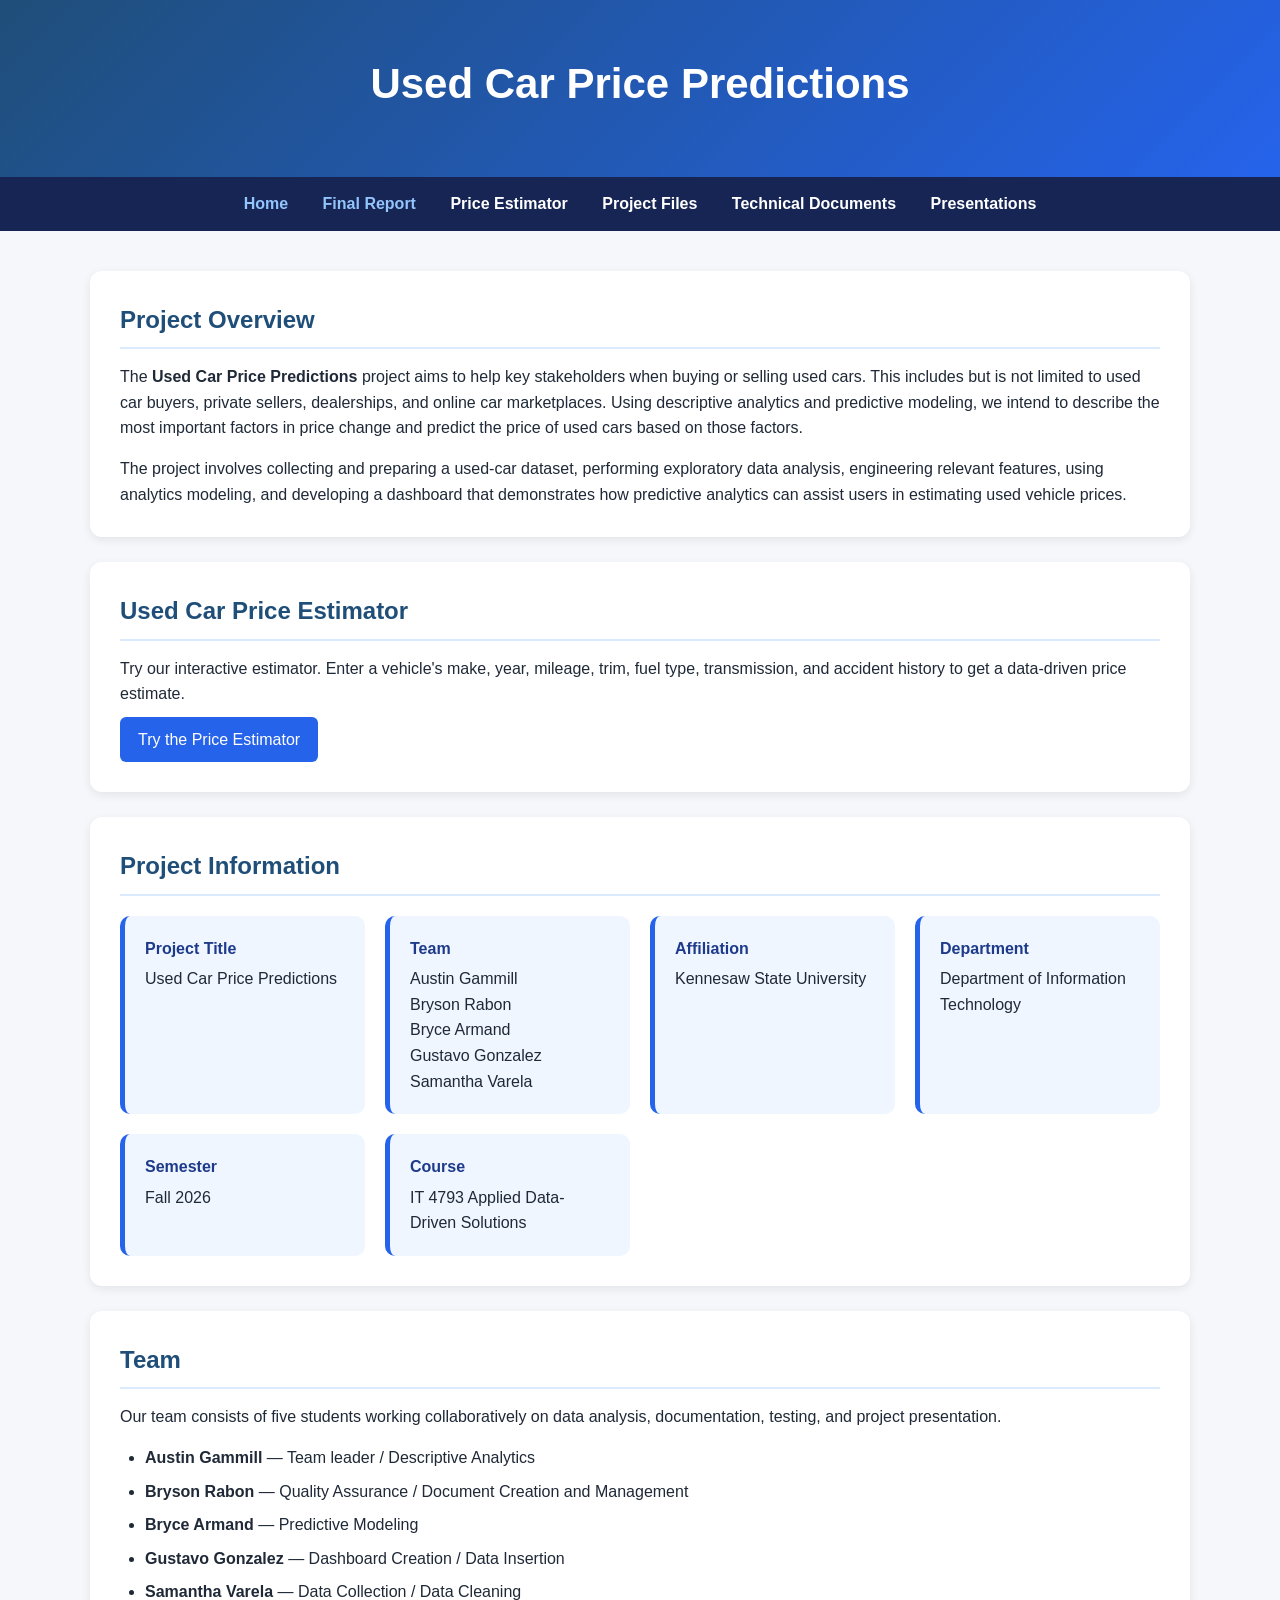
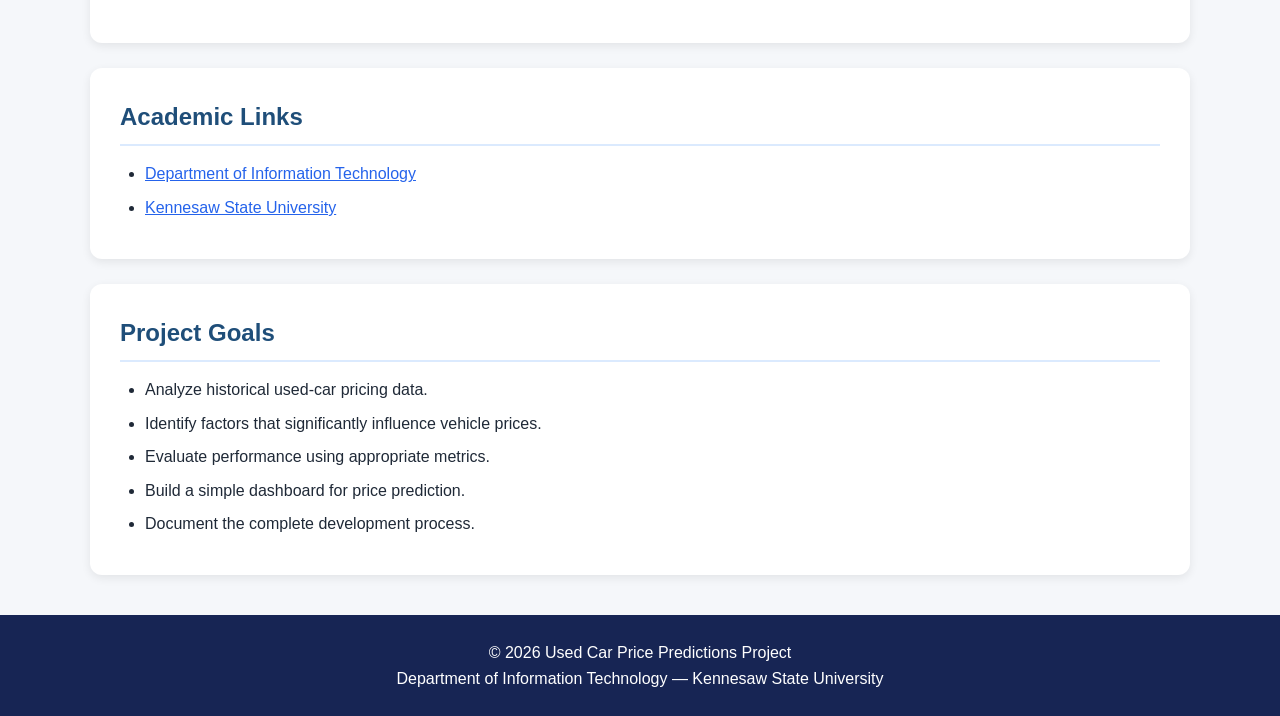
<file: index.html>
<!DOCTYPE html>
<html lang="en">
<head>
   <meta charset="UTF-8">
   <meta name="viewport" content="width=device-width, initial-scale=1.0">
   <title>Used Car Price Predictions</title>
   <link rel="stylesheet" href="./styles.css">
</head>
<body>

<header>
    <h1>Used Car Price Predictions</h1>
</header>

<nav>
    <a href="index.html" class="active">Home</a>
    <a href="report.html" class="active">Final Report</a>
    <a href="estimator.html">Price Estimator</a>
    <a href="project-files.html">Project Files</a>
    <a href="technical-docs.html">Technical Documents</a>
    <a href="presentations.html">Presentations</a>
</nav>

<main class="container">

    <section>
        <h2>Project Overview</h2>

        <p>
            The <strong>Used Car Price Predictions</strong> project aims to help key stakeholders when buying or selling used cars.
            This includes but is not limited to used car buyers, private sellers, dealerships, and online car marketplaces. Using descriptive
            analytics and predictive modeling, we intend to describe the most important factors in price change and predict the price of used cars based on those factors.
        </p>

        <p style="margin-top: 15px;">
            The project involves collecting and preparing a used-car dataset,
            performing exploratory data analysis, engineering relevant
            features, using analytics modeling, and
            developing a dashboard that demonstrates how predictive analytics
            can assist users in estimating used vehicle prices.
        </p>
    </section>

    <section>
        <h2>Used Car Price Estimator</h2>
        <p>
            Try our interactive estimator. Enter a vehicle's make, year, mileage,
            trim, fuel type, transmission, and accident history to get a
            data-driven price estimate.
        </p>
        <a class="button" href="estimator.html">Try the Price Estimator</a>
    </section>

    <section>
        <h2>Project Information</h2>

        <div class="info-grid">

            <div class="info-card">
                <strong>Project Title</strong>
                Used Car Price Predictions
            </div>

            <div class="info-card">
                <strong>Team</strong>
                Austin Gammill<br>
                Bryson Rabon<br>
                Bryce Armand<br>
                Gustavo Gonzalez<br>
                Samantha Varela
            </div>

            <div class="info-card">
                <strong>Affiliation</strong>
                Kennesaw State University
            </div>

            <div class="info-card">
                <strong>Department</strong>
                Department of Information Technology
            </div>

            <div class="info-card">
                <strong>Semester</strong>
                Fall 2026
            </div>

            <div class="info-card">
                <strong>Course</strong>
                IT 4793 Applied Data-Driven Solutions
            </div>

        </div>
    </section>

    <section>
        <h2>Team</h2>

        <p>
            Our team consists of five students working collaboratively on
            data analysis, documentation, testing, and project presentation.
        </p>

        <ul style="margin-top: 15px;">
            <li><strong>Austin Gammill</strong> — Team leader / Descriptive Analytics</li>
            <li><strong>Bryson Rabon</strong> — Quality Assurance / Document Creation and Management</li>
            <li><strong>Bryce Armand</strong> — Predictive Modeling</li>
            <li><strong>Gustavo Gonzalez</strong> — Dashboard Creation / Data Insertion</li>
            <li><strong>Samantha Varela</strong> — Data Collection / Data Cleaning</li>
        </ul>
    </section>

    <section>
        <h2>Academic Links</h2>

        <ul>
            <li>
                <a href="https://campus.kennesaw.edu/colleges-departments/ccse/academics/information-technology/index.php" target="_blank">
                    Department of Information Technology
                </a>
            </li>

            <li>
                <a href="https://campus.kennesaw.edu" target="_blank">
                    Kennesaw State University
                </a>
            </li>
        </ul>
    </section>

    <section>
        <h2>Project Goals</h2>

        <ul>
            <li>Analyze historical used-car pricing data.</li>
            <li>Identify factors that significantly influence vehicle prices.</li>
            <li>Evaluate performance using appropriate metrics.</li>
            <li>Build a simple dashboard for price prediction.</li>
            <li>Document the complete development process.</li>
        </ul>
    </section>

</main>

<footer>
    <p>&copy; 2026 Used Car Price Predictions Project</p>
    <p>Department of Information Technology — Kennesaw State University</p>
</footer>

</body>
</html>
</file>
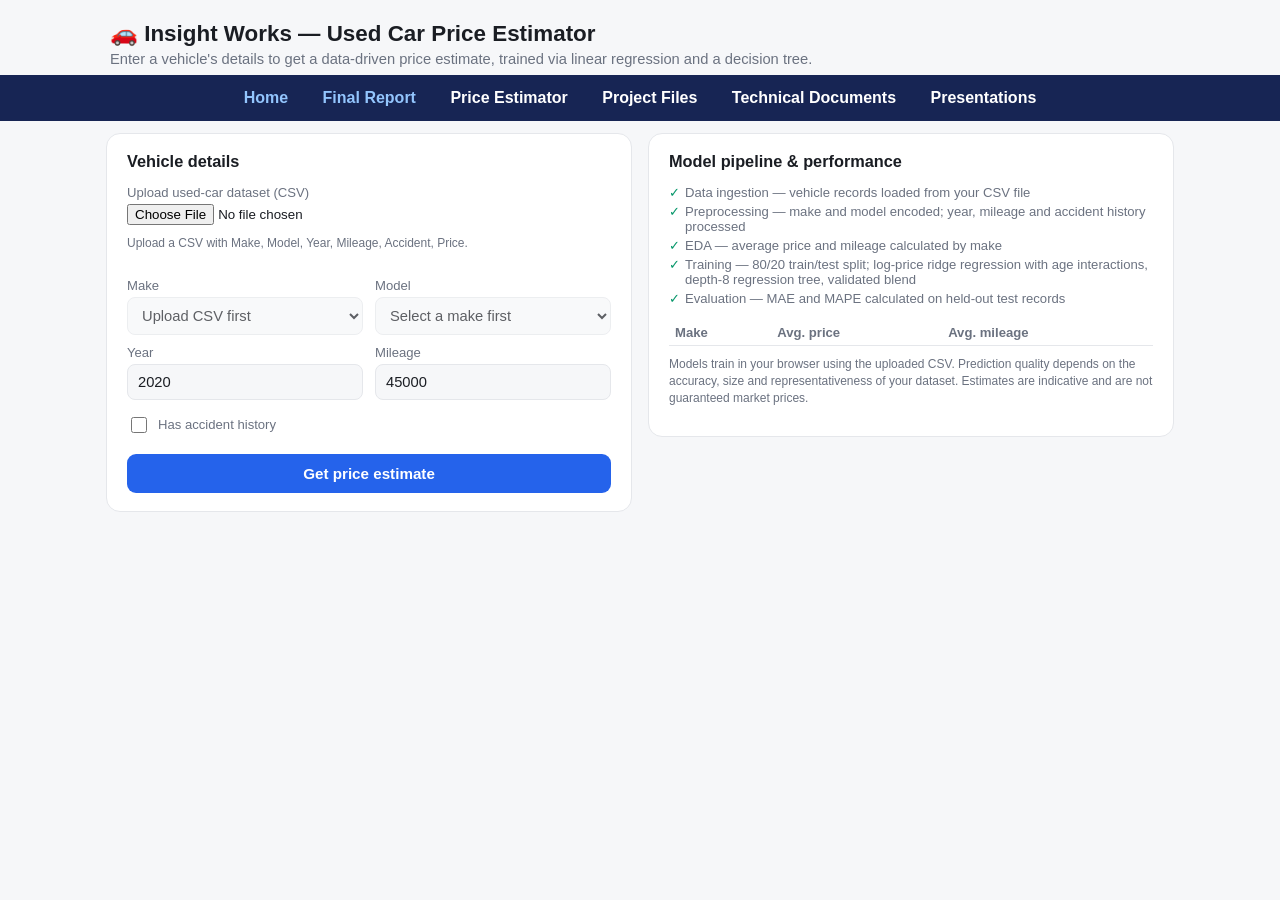
<file: estimator.html>
<!DOCTYPE html>
<html lang="en">
<head>
<meta charset="UTF-8">
<meta name="viewport" content="width=device-width, initial-scale=1, viewport-fit=cover">
<title>Insight Works — Used Car Price Estimator</title>
<style>
   nav {
            background: #172554;
            padding: 14px;
            text-align: center;
            position: sticky;
            top: 0;
            z-index: 100;
        }

        nav a {
            color: white;
            text-decoration: none;
            margin: 0 15px;
            font-weight: bold;
        }

        nav a:hover,
        nav a.active {
            color: #93c5fd;
        }

        .container {
            width: 90%;
            max-width: 1100px;
            margin: 40px auto;
        }
:root{
  --bg:#f6f7f9; --card:#ffffff; --text:#1a1d23; --muted:#6b7280;
  --accent:#2563eb; --accent2:#0891b2; --border:#e5e7eb; --good:#059669; --bad:#dc2626;
  box-sizing:border-box;
  padding-top:env(safe-area-inset-top,0px); padding-bottom:env(safe-area-inset-bottom,0px);
}
@media (prefers-color-scheme: dark){
  :root:not([data-theme="light"]){
    --bg:#0f1216; --card:#171b21; --text:#e8eaed; --muted:#9aa1ac;
    --accent:#5b8def; --accent2:#22b8cf; --border:#2a2f37;
  }
}
:root[data-theme="dark"]{
  --bg:#0f1216; --card:#171b21; --text:#e8eaed; --muted:#9aa1ac;
  --accent:#5b8def; --accent2:#22b8cf; --border:#2a2f37;
}
html{scroll-padding-top:env(safe-area-inset-top,0px);}
*{box-sizing:border-box;}
body{margin:0;background:var(--bg);color:var(--text);font-family:-apple-system,BlinkMacSystemFont,"Segoe UI",Roboto,Helvetica,Arial,sans-serif;}
header{padding:20px 20px 8px;max-width:1100px;margin:0 auto;}
header h1{font-size:1.4rem;margin:0 0 4px;}
header p{color:var(--muted);margin:0;font-size:.92rem;}
.back{display:inline-block;margin-bottom:10px;font-size:.85rem;color:var(--accent);text-decoration:none;font-weight:600;}
.back:hover{text-decoration:underline;}
.wrap{max-width:1100px;margin:0 auto;padding:12px 16px 40px;display:grid;grid-template-columns:1fr;gap:16px;}
@media(min-width:860px){.wrap{grid-template-columns:1fr 1fr;align-items:start;}}
.card{background:var(--card);border:1px solid var(--border);border-radius:14px;padding:18px 20px;}
.card h2{font-size:1.02rem;margin:0 0 14px;}
label{display:block;font-size:.82rem;color:var(--muted);margin:10px 0 4px;}
select,input[type=number],input[type=text]{width:100%;padding:9px 10px;border-radius:8px;border:1px solid var(--border);background:var(--bg);color:var(--text);font-size:.92rem;}
.row2{display:grid;grid-template-columns:1fr 1fr;gap:12px;}
.checkbox{display:flex;align-items:center;gap:8px;margin-top:14px;}
.checkbox input{width:16px;height:16px;}
button{margin-top:18px;width:100%;padding:11px;border:none;border-radius:9px;background:var(--accent);color:#fff;font-size:.95rem;font-weight:600;cursor:pointer;}
button:hover{opacity:.92;}
.result{display:none;margin-top:16px;padding:16px;border-radius:10px;background:linear-gradient(135deg,var(--accent),var(--accent2));color:#fff;}
.result .price{font-size:1.9rem;font-weight:700;}
.result .range{opacity:.9;font-size:.85rem;margin-top:2px;}
.bars{margin-top:14px;}
.bar-row{display:flex;align-items:center;gap:8px;margin:6px 0;font-size:.8rem;color:var(--muted);}
.bar-track{flex:1;background:var(--border);border-radius:6px;height:10px;overflow:hidden;}
.bar-fill{height:100%;border-radius:6px;}
.metrics{display:grid;grid-template-columns:1fr 1fr;gap:10px;margin-top:6px;}
.metric{background:var(--bg);border:1px solid var(--border);border-radius:10px;padding:10px 12px;}
.metric .v{font-size:1.15rem;font-weight:700;}
.metric .l{font-size:.75rem;color:var(--muted);}
.step{font-size:.82rem;color:var(--muted);margin:4px 0;padding-left:16px;position:relative;}
.step::before{content:"✓";position:absolute;left:0;color:var(--good);}
table{width:100%;border-collapse:collapse;font-size:.82rem;margin-top:8px;}
th,td{text-align:left;padding:5px 6px;border-bottom:1px solid var(--border);}
th{color:var(--muted);font-weight:600;}
.note{font-size:.75rem;color:var(--muted);margin-top:10px;line-height:1.4;}
</style>
</head>
<body>
<header>
  <h1>🚗 Insight Works — Used Car Price Estimator</h1>
  <p>Enter a vehicle's details to get a data-driven price estimate, trained via linear regression and a decision tree.</p>
</header>

<nav>
    <a href="index.html" class="active">Home</a>
    <a href="report.html" class="active">Final Report</a>
    <a href="estimator.html">Price Estimator</a>
    <a href="project-files.html">Project Files</a>
    <a href="technical-docs.html">Technical Documents</a>
    <a href="presentations.html">Presentations</a>
</nav>
  
<div class="wrap">
  <div class="card">
  <h2>Vehicle details</h2>

  <div style="margin-bottom:16px;">
    <label for="csvFile">Upload used-car dataset (CSV)</label>
    <input type="file" id="csvFile" accept=".csv,text/csv">
    <p id="csvStatus" class="note">
      Upload a CSV with Make, Model, Year, Mileage, Accident, Price.
    </p>
  </div>

  <div class="row2">
    <div>
      <label for="make">Make</label>
      <select id="make" disabled>
        <option value="">Upload CSV first</option>
      </select>
    </div>

    <div>
      <label for="model">Model</label>
      <select id="model" disabled>
        <option value="">Select a make first</option>
      </select>
    </div>
  </div>

  <div class="row2">
    <div>
      <label for="year">Year</label>
      <input type="number" id="year" value="2020"
             min="1900" max="2027">
    </div>

    <div>
      <label for="mileage">Mileage</label>
      <input type="number" id="mileage" value="45000"
             min="0" max="1000000">
    </div>
  </div>

  <div class="checkbox">
    <input type="checkbox" id="accident">
    <label for="accident" style="margin:0;">
      Has accident history
    </label>
  </div>

  <button type="button" id="predictButton" disabled>
    Get price estimate
  </button>

  <div class="result" id="result">
    <div class="l" style="font-size:.8rem;opacity:.85;">
      Estimated market value
    </div>
    <div class="price" id="priceOut">—</div>
    <div class="range" id="rangeOut"></div>

    <div class="bars">
      <div class="bar-row">
        <span style="width:70px;">Linear</span>
        <div class="bar-track">
          <div class="bar-fill" id="barLin" style="background:#fff;"></div>
        </div>
      </div>

      <div class="bar-row">
        <span style="width:70px;">Dec. Tree</span>
        <div class="bar-track">
          <div class="bar-fill" id="barTree" style="background:#fff;"></div>
        </div>
      </div>
    </div>
  </div>
</div>

  <div class="card">
    <h2>Model pipeline &amp; performance</h2>
    <div class="step">Data ingestion — vehicle records loaded from your CSV file</div>
    <div class="step">Preprocessing — make and model encoded; year, mileage and accident history processed</div>
    <div class="step">EDA — average price and mileage calculated by make</div>
    <div class="step">Training — 80/20 train/test split; log-price ridge regression with age interactions, depth-8 regression tree, validated blend</div>
    <div class="step">Evaluation — MAE and MAPE calculated on held-out test records</div>

    <div class="metrics" id="metricsBox"></div>

    <table id="edaTable"><thead><tr><th>Make</th><th>Avg. price</th><th>Avg. mileage</th></tr></thead><tbody></tbody></table>

    <p class="note"> Models train in your browser using the uploaded CSV. Prediction quality depends on the accuracy, size and representativeness of your dataset. Estimates are indicative and are not guaranteed market prices. </p>
  </div>

</div>

<script>
const CUR_YEAR = new Date().getFullYear();
const $ = id => document.getElementById(id);

let DATA = [];
let makeNames = [];
let modelNames = [];
let featureMeans = [];
let featureScales = [];
let linW = [];
let tree = null;
let linEval = { mae: 0, mape: 0 };
let treeEval = { mae: 0, mape: 0 };

// Parse CSV, including quoted values and commas inside quotes.
function parseCSV(text) {
  const rows = [];
  let row = [], cell = "", quoted = false;

  text = text.replace(/^\uFEFF/, "");

  for (let i = 0; i < text.length; i++) {
    const c = text[i];

    if (quoted) {
      if (c === '"' && text[i + 1] === '"') {
        cell += '"';
        i++;
      } else if (c === '"') {
        quoted = false;
      } else {
        cell += c;
      }
    } else if (c === '"' && cell === "") {
      quoted = true;
    } else if (c === ",") {
      row.push(cell.trim());
      cell = "";
    } else if (c === "\n" || c === "\r") {
      if (c === "\r" && text[i + 1] === "\n") i++;
      row.push(cell.trim());
      if (row.some(v => v !== "")) rows.push(row);
      row = [];
      cell = "";
    } else {
      cell += c;
    }
  }

  if (quoted) throw new Error("Unclosed quoted CSV field.");

  row.push(cell.trim());
  if (row.some(v => v !== "")) rows.push(row);

  if (rows.length < 2) {
    throw new Error("CSV contains no data records.");
  }

  const headers = rows.shift().map(h =>
    h.toLowerCase().trim().replace(/[\s_-]+/g, "")
  );

  const required = [
    "make", "model", "year", "mileage", "accident", "price"
  ];

  for (const key of required) {
    if (!headers.includes(key)) {
      throw new Error("Missing required column: " + key);
    }
  }

  let rejected = 0;

  const records = rows.map(values => {
    const obj = {};
    headers.forEach((h, i) => obj[h] = values[i] ?? "");

    const make = String(obj.make).trim().toUpperCase();
    const model = String(obj.model).trim().toUpperCase();
    const year = Number(obj.year);
    const mileage = Number(String(obj.mileage).replace(/,/g, ""));
    const price = Number(String(obj.price).replace(/[$,]/g, ""));

    const accidentText = String(obj.accident).trim().toLowerCase();

    const accident = ["yes", "true", "1", "y"].includes(accidentText)
      ? 1
      : ["no", "false", "0", "n"].includes(accidentText)
        ? 0
        : null;

    if (
      !make || !model ||
      !Number.isInteger(year) || year < 1900 ||
      year > CUR_YEAR + 1 ||
      !Number.isFinite(mileage) || mileage < 0 ||
      !Number.isFinite(price) || price <= 0 ||
      accident === null
    ) {
      rejected++;
      return null;
    }

    return { make, model, year, mileage, accident, price };
  }).filter(Boolean);

  return { records, rejected };
}

function meanOf(values) {
  return values.reduce((s, v) => s + v, 0) / values.length;
}

function variance(values) {
  const mean = meanOf(values);
  return meanOf(values.map(v => (v - mean) ** 2));
}

// ---------- Features ----------
// Step 1: a small depreciation model (age, mileage, accident). Step 2: make / base-model / trim are
// encoded as shrunken mean RESIDUALS of that model (hierarchical: trim -> base model -> make).
// For training rows, encodings come from other folds only, so rows never see their own price.
const baseModelOf = r => String(r.model).split(/\s+/)[0];
function baseX(r) {
  const age = Math.max(CUR_YEAR - r.year, 0);
  return [1, age, age * age / 100, Math.log1p(r.mileage), r.accident];
}

function fitEncoders(rows) {
  const y = rows.map(r => Math.log(r.price));
  const bw = trainLinear(rows.map(baseX), y, 1);
  const res = rows.map((r, i) => y[i] - predictLinear(bw, baseX(r)));
  const agg = (keyFn, priorFn, k) => {
    const g = {};
    rows.forEach((r, i) => { const o = g[keyFn(r)] ||= { s: 0, n: 0, r }; o.s += res[i]; o.n++; });
    const out = {};
    for (const id in g) out[id] = (g[id].s + k * priorFn(g[id].r)) / (g[id].n + k);
    return out;
  };
  const make = agg(r => r.make, () => 0, 3);
  const base = agg(r => r.make + "|" + baseModelOf(r), r => make[r.make], 2);
  const model = agg(r => r.make + "|" + r.model, r => base[r.make + "|" + baseModelOf(r)], 1);
  return { bw, make, base, model };
}

function featurize(r, e) {
  const bx = baseX(r), age = bx[1];
  const mk = e.make[r.make] ?? 0;
  const bm = e.base[r.make + "|" + baseModelOf(r)] ?? mk;
  const md = e.model[r.make + "|" + r.model] ?? bm;
  return [1, age, Math.sqrt(age), age * age / 100, bx[3], r.mileage / 1e5,
          r.mileage / (age + 1) / 1e4, r.accident, r.accident * age,
          predictLinear(e.bw, bx), mk, bm, md, md * age, mk * age, md * bx[3]];
}

// ---------- Ridge regression (closed form, on log price) ----------
function solve(A, b) {
  const n = b.length;
  for (let i = 0; i < n; i++) {
    let m = i;
    for (let r = i + 1; r < n; r++) if (Math.abs(A[r][i]) > Math.abs(A[m][i])) m = r;
    [A[i], A[m]] = [A[m], A[i]]; [b[i], b[m]] = [b[m], b[i]];
    for (let r = i + 1; r < n; r++) {
      const f = A[r][i] / A[i][i];
      for (let c = i; c < n; c++) A[r][c] -= f * A[i][c];
      b[r] -= f * b[i];
    }
  }
  const x = Array(n).fill(0);
  for (let i = n - 1; i >= 0; i--) {
    let t = b[i];
    for (let c = i + 1; c < n; c++) t -= A[i][c] * x[c];
    x[i] = t / A[i][i];
  }
  return x;
}

function predictLinear(w, x) { return x.reduce((s, v, i) => s + v * w[i], 0); }

function trainLinear(X, Y, lambda = 1) {
  const p = X[0].length;
  const A = Array.from({ length: p }, () => Array(p).fill(0));
  const b = Array(p).fill(0);
  for (let i = 0; i < X.length; i++) {
    const x = X[i];
    for (let j = 0; j < p; j++) {
      b[j] += x[j] * Y[i];
      for (let k = j; k < p; k++) A[j][k] += x[j] * x[k];
    }
  }
  for (let j = 0; j < p; j++) {
    for (let k = 0; k < j; k++) A[j][k] = A[k][j];
    if (j > 0) A[j][j] += lambda;
  }
  return solve(A, b);
}

// ---------- Regression tree (exact splits via sorted prefix sums, log price) ----------
function buildTree(X, Y, depth = 0, maxDepth = 8, minLeaf = 20) {
  const n = Y.length, total = Y.reduce((s, v) => s + v, 0);
  const value = total / n;
  if (depth >= maxDepth || n < 2 * minLeaf) return { leaf: true, value };

  let best = null;
  for (let f = 1; f < X[0].length; f++) {
    const idx = Array.from({ length: n }, (_, i) => i).sort((a, c) => X[a][f] - X[c][f]);
    let sl = 0;
    for (let k = 0; k < n - 1; k++) {
      sl += Y[idx[k]];
      const nl = k + 1, nr = n - nl;
      if (nl < minLeaf || nr < minLeaf || X[idx[k]][f] === X[idx[k + 1]][f]) continue;
      const sr = total - sl;
      const gain = sl * sl / nl + sr * sr / nr;   // maximize => minimize SSE
      if (!best || gain > best.gain) {
        best = { f, gain, threshold: (X[idx[k]][f] + X[idx[k + 1]][f]) / 2 };
      }
    }
  }
  if (!best) return { leaf: true, value };

  const LX = [], LY = [], RX = [], RY = [];
  X.forEach((x, i) => {
    if (x[best.f] <= best.threshold) { LX.push(x); LY.push(Y[i]); }
    else { RX.push(x); RY.push(Y[i]); }
  });
  return { leaf: false, f: best.f, threshold: best.threshold,
           left: buildTree(LX, LY, depth + 1, maxDepth, minLeaf),
           right: buildTree(RX, RY, depth + 1, maxDepth, minLeaf) };
}

function predictTree(node, x) {
  while (!node.leaf) node = x[node.f] <= node.threshold ? node.left : node.right;
  return node.value;
}

function evaluate(X, Y, fn) {
  let ae = 0, ape = 0;
  X.forEach((x, i) => {
    const p = fn(x);
    ae += Math.abs(p - Y[i]);
    ape += Math.abs(p - Y[i]) / Y[i];
  });
  return { mae: ae / Y.length, mape: ape / Y.length * 100 };
}

// ---------- Fit / predict wrapper ----------
let M = null;           // fitted model bundle
let blendW = 0.5;       // weight on linear model in the blend
let blendEval = { mae: 0, mape: 0 };

function fitAll(rows) {
  const K = 5;
  const encs = Array.from({ length: K }, (_, k) => fitEncoders(rows.filter((_, i) => i % K !== k)));
  const enc = fitEncoders(rows);
  const Xraw = rows.map((r, i) => featurize(r, encs[i % K]));
  const Ylog = rows.map(r => Math.log(r.price));
  const p = Xraw[0].length;
  const mu = Array(p).fill(0), sd = Array(p).fill(1);
  for (let j = 1; j < p; j++) {
    mu[j] = meanOf(Xraw.map(r => r[j]));
    sd[j] = Math.sqrt(meanOf(Xraw.map(r => (r[j] - mu[j]) ** 2))) || 1;
  }
  const std = x => x.map((v, j) => j === 0 ? 1 : (v - mu[j]) / sd[j]);
  const Xs = Xraw.map(std);

  // Robust pass: drop training rows with extreme residuals (typos, mismatched make/model, exotics).
  const w0 = trainLinear(Xs, Ylog);
  const res = Xs.map((x, i) => Ylog[i] - predictLinear(w0, x));
  const sorted = res.map(Math.abs).sort((a, b) => a - b);
  const cutoff = 3 * 1.4826 * sorted[Math.floor(sorted.length / 2)];
  const keep = res.map((r, i) => Math.abs(r) <= cutoff ? i : -1).filter(i => i >= 0);

  const prices = rows.map(r => r.price).sort((a, b) => a - b);
  const q = f => prices[Math.floor(f * (prices.length - 1))];
  return { enc, mu, sd, std,
           w: trainLinear(keep.map(i => Xs[i]), keep.map(i => Ylog[i])),
           tree: buildTree(keep.map(i => Xraw[i]), keep.map(i => Ylog[i]), 0, 6, 10),
           lo: q(0.005) * 0.7, hi: q(0.995) * 1.3 };
}

function predictAll(m, r, wLin = blendW) {
  const x = featurize(r, m.enc);
  const clamp = v => Math.min(m.hi, Math.max(m.lo, Math.exp(v)));
  const lin = clamp(predictLinear(m.w, m.std(x)));
  const tr = clamp(predictTree(m.tree, x));
  return { lin, tree: tr, blend: Math.exp(wLin * Math.log(lin) + (1 - wLin) * Math.log(tr)) };
}

function escapeHTML(value) {
  return String(value).replace(/[&<>"']/g, c => ({
    "&": "&amp;", "<": "&lt;", ">": "&gt;",
    '"': "&quot;", "'": "&#39;"
  })[c]);
}

function money(value) {
  return "$" + Math.round(value).toLocaleString("en-US");
}

// Populate make/model dropdowns from the uploaded CSV.
function populateMakes() {
  const makeSelect = $("make");

  makeSelect.innerHTML = "";

  if (makeNames.length === 0) {
    makeSelect.innerHTML =
      '<option value="">No makes found</option>';
    makeSelect.disabled = true;
    $("model").disabled = true;
    return;
  }

  makeSelect.innerHTML = makeNames.map(v =>
    `<option value="${escapeHTML(v)}">${escapeHTML(v)}</option>`
  ).join("");

  makeSelect.disabled = false;
  populateModels();
}

function populateModels() {
  const makeSelect = $("make");
  const modelSelect = $("model");

  const selectedMake = makeSelect.value.trim().toUpperCase();

  // Always reset the model dropdown
  modelSelect.replaceChildren();

  if (!selectedMake) {
    modelSelect.add(new Option("Select a make first", ""));
    modelSelect.disabled = true;
    return;
  }

  // Match the selected make against the uploaded dataset
  const matchingRecords = DATA.filter(record =>
    record.make.trim().toUpperCase() === selectedMake
  );

  // Extract only models associated with that make
  const models = [...new Set(
    matchingRecords.map(record => record.model.trim())
  )].sort();

  if (models.length === 0) {
    modelSelect.add(new Option("No models found", ""));
    modelSelect.disabled = true;
    return;
  }

  modelSelect.add(new Option("Select a model", ""));

  models.forEach(model => {
    modelSelect.add(new Option(model, model));
  });

  modelSelect.disabled = false;
}

// Display model performance.
function renderMetrics() {
  $("metricsBox").innerHTML = `
    <div class="metric"><div class="v">${money(linEval.mae)}</div><div class="l">Linear MAE</div></div>
    <div class="metric"><div class="v">${linEval.mape.toFixed(1)}%</div><div class="l">Linear MAPE</div></div>
    <div class="metric"><div class="v">${money(treeEval.mae)}</div><div class="l">Tree MAE</div></div>
    <div class="metric"><div class="v">${treeEval.mape.toFixed(1)}%</div><div class="l">Tree MAPE</div></div>
    <div class="metric"><div class="v">${money(blendEval.mae)}</div><div class="l">Blend MAE</div></div>
    <div class="metric"><div class="v">${blendEval.mape.toFixed(1)}%</div><div class="l">Blend MAPE</div></div>
  `;
}

// Average price and mileage by make.
function renderEDA() {
  const groups = {};

  DATA.forEach(r => (groups[r.make] ||= []).push(r));

  $("edaTable").querySelector("tbody").innerHTML =
    Object.entries(groups).map(([make, rows]) => `
      <tr>
        <td>${escapeHTML(make)}</td>
        <td>${money(meanOf(rows.map(r => r.price)))}</td>
        <td>${Math.round(meanOf(rows.map(r => r.mileage))).toLocaleString("en-US")} mi</td>
      </tr>
    `).join("");
}

// Train with a reproducible 80/20 split; blend weight is chosen on a validation slice of the training set.
function trainModels() {
  if (DATA.length < 30) throw new Error("Please upload at least 30 valid vehicle records.");

  let seed = 42;
  const rand = () => (seed = (seed * 1664525 + 1013904223) >>> 0) / 4294967296;
  const ids = DATA.map((_, i) => i);
  for (let i = ids.length - 1; i > 0; i--) {
    const j = Math.floor(rand() * (i + 1));
    [ids[i], ids[j]] = [ids[j], ids[i]];
  }
  const cut = Math.floor(ids.length * 0.8);
  const train = ids.slice(0, cut).map(i => DATA[i]);
  const test = ids.slice(cut).map(i => DATA[i]);

  // 1) pick blend weight on a validation slice
  const vcut = Math.floor(train.length * 0.9);
  const m0 = fitAll(train.slice(0, vcut));
  const val = train.slice(vcut), Yval = val.map(r => r.price);
  let bestW = 0.5, bestScore = Infinity;
  for (let w = 0; w <= 1.0001; w += 0.1) {
    const e = evaluate(val, Yval, r => predictAll(m0, r, w).blend);
    const score = e.mape + e.mae / meanOf(Yval) * 100;
    if (score < bestScore) { bestScore = score; bestW = w; }
  }
  blendW = bestW;

  // 2) refit on the full training set and score on held-out test rows
  M = fitAll(train);
  linW = M.w; tree = M.tree;
  const Yte = test.map(r => r.price);
  linEval = evaluate(test, Yte, r => predictAll(M, r).lin);
  treeEval = evaluate(test, Yte, r => predictAll(M, r).tree);
  blendEval = evaluate(test, Yte, r => predictAll(M, r).blend);

  makeNames = [...new Set(DATA.map(r => r.make))].sort();
  modelNames = [...new Set(DATA.map(r => r.model))].sort();
  renderMetrics();
  renderEDA();
  populateMakes();
}

// Load CSV file.
$("csvFile").addEventListener("change", async event => {
  const file = event.target.files[0];
  if (!file) return;

  const status = $("csvStatus");

  DATA = [];
  makeNames = [];
  modelNames = [];
  linW = [];
  tree = null;

  $("predictButton").disabled = true;
  $("result").style.display = "none";
  $("metricsBox").innerHTML = "";
  $("edaTable").querySelector("tbody").innerHTML = "";

  $("make").innerHTML =
    '<option value="">Upload CSV first</option>';
  $("make").disabled = true;

  $("model").innerHTML =
    '<option value="">Select a make first</option>';
  $("model").disabled = true;

  status.className = "note";
  status.textContent = "Reading CSV file...";

  try {
    const csvText = await file.text();

    status.textContent = "Parsing CSV...";

    const parsed = parseCSV(csvText);

    status.textContent =
      `CSV parsed: ${parsed.records.length} valid records, ` +
      `${parsed.rejected} rejected.`;

    if (parsed.records.length < 30) {
      throw new Error(
        `Only ${parsed.records.length} valid records found. ` +
        "At least 30 valid records are required."
      );
    }

    DATA = parsed.records;

    status.textContent = "Training models...";

    trainModels();

    status.textContent =
      `Loaded ${DATA.length} valid records from ${file.name}.` +
      (parsed.rejected
        ? ` Skipped ${parsed.rejected} invalid rows.`
        : "");

    $("predictButton").disabled = false;

  } catch (error) {
    DATA = [];
    makeNames = [];
    modelNames = [];
    linW = [];
    tree = null;

    $("make").innerHTML =
      '<option value="">Upload CSV first</option>';
    $("make").disabled = true;

    $("model").innerHTML =
      '<option value="">Select a make first</option>';
    $("model").disabled = true;

    $("predictButton").disabled = true;

    status.className = "note";
    status.textContent = "CSV error: " + error.message;

    console.error("CSV upload or training failed:", error);
  }
});

// Keep this listener OUTSIDE the upload event.
$("make").addEventListener("change", populateModels);
// Predict the price for the entered vehicle.
function predict() {
  if (!DATA.length || !tree || !linW.length) {
    alert("Please upload a valid CSV first.");
    return;
  }

  const make = $("make").value;
  const model = $("model").value;
  const year = Number($("year").value);
  const mileage = Number($("mileage").value);
  const accident = $("accident").checked ? 1 : 0;

  if (
    !make || !model ||
    !Number.isInteger(year) ||
    year < 1900 || year > CUR_YEAR + 1 ||
    !Number.isFinite(mileage) ||
    mileage < 0 || mileage > 1000000
  ) {
    alert("Please enter valid vehicle details.");
    return;
  }

  const out = predictAll(M, { make, model, year, mileage, accident });
  const pLin = out.lin, pTree = out.tree, blended = out.blend;
  const pad = blendEval.mae * 0.5;
  const lo = Math.max(0, blended - pad);
  const hi = blended + pad;

  $("priceOut").textContent = money(blended);
  $("rangeOut").textContent =
    `Indicative range: ${money(lo)} – ${money(hi)}`;

  const maxBar = Math.max(pLin, pTree, 1);

  $("barLin").style.width = (pLin / maxBar * 100) + "%";
  $("barTree").style.width = (pTree / maxBar * 100) + "%";

  $("result").style.display = "block";
}

$("predictButton").addEventListener("click", predict);
$("predictButton").disabled = true;
</script>
</body>
</html>
</file>
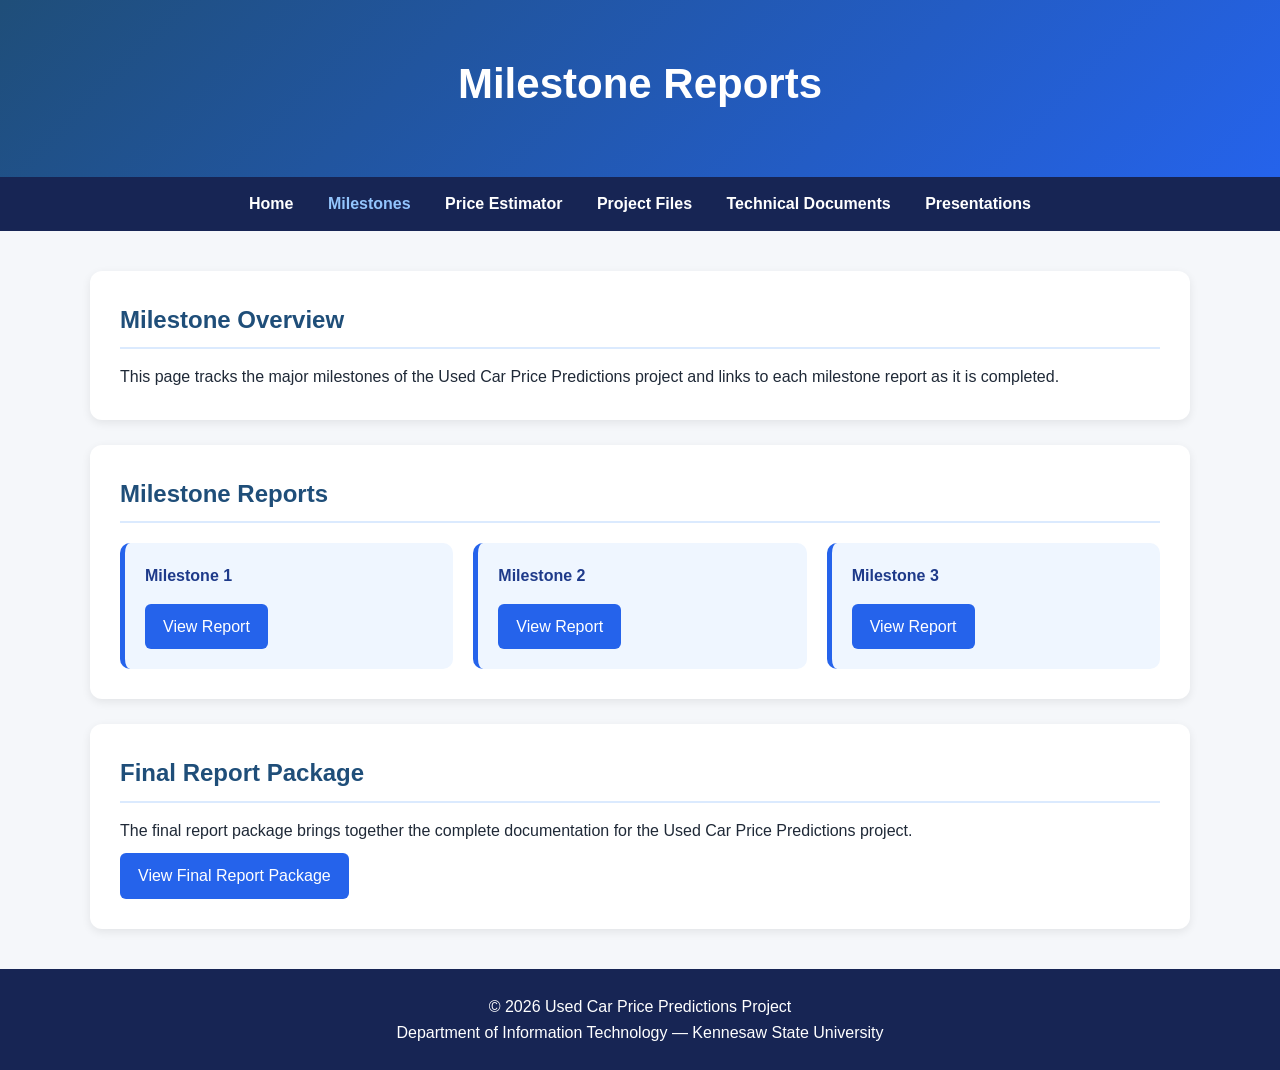
<file: milestones.html>
<!DOCTYPE html>
<html lang="en">
<head>
   <meta charset="UTF-8">
   <meta name="viewport" content="width=device-width, initial-scale=1.0">
   <title>Milestone Reports</title>
   <link rel="stylesheet" href="styles.css">
</head>
<body>

<header>
    <h1>Milestone Reports</h1>
</header>

<nav>
    <a href="index.html">Home</a>
    <a href="milestones.html" class="active">Milestones</a>
    <a href="estimator.html">Price Estimator</a>
    <a href="project-files.html">Project Files</a>
    <a href="technical-docs.html">Technical Documents</a>
    <a href="presentations.html">Presentations</a>
</nav>

<main class="container">

    <section>
        <h2>Milestone Overview</h2>
        <p>
            This page tracks the major milestones of the Used Car Price Predictions
            project and links to each milestone report as it is completed.
        </p>
    </section>

    <section>
        <h2>Milestone Reports</h2>

        <div class="info-grid">
            <div class="info-card">
                <strong>Milestone 1</strong>
                <a class="button" href="#">View Report</a>
            </div>

            <div class="info-card">
                <strong>Milestone 2</strong>
                <a class="button" href="#">View Report</a>
            </div>

            <div class="info-card">
                <strong>Milestone 3</strong>
                <a class="button" href="#">View Report</a>
            </div>
        </div>
    </section>

    <section>
        <h2>Final Report Package</h2>
        <p>
            The final report package brings together the complete documentation
            for the Used Car Price Predictions project.
        </p>
        <a class="button" href="#">View Final Report Package</a>
    </section>

</main>

<footer>
    <p>&copy; 2026 Used Car Price Predictions Project</p>
    <p>Department of Information Technology — Kennesaw State University</p>
</footer>

</body>
</html>
</file>
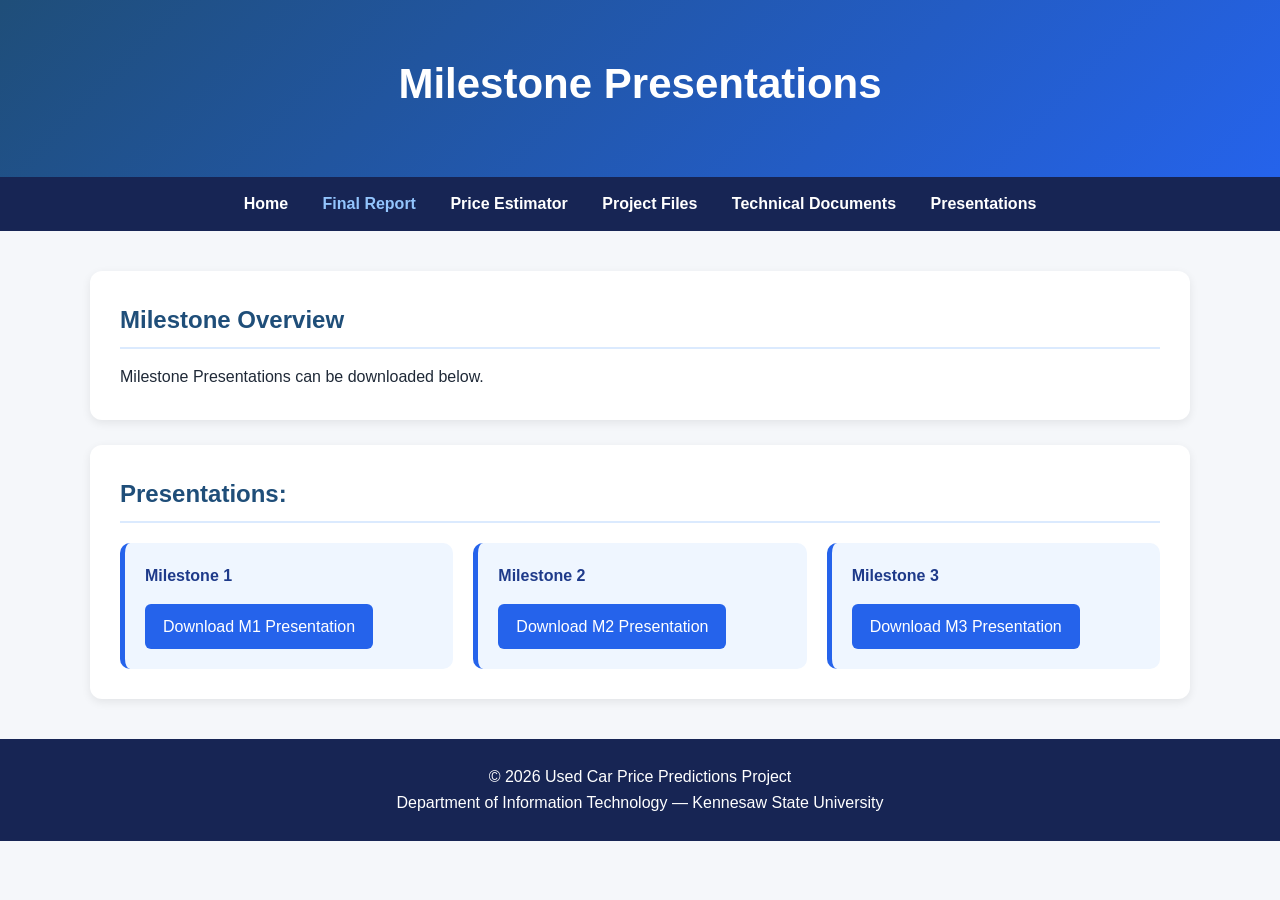
<file: presentations.html>
<!DOCTYPE html>
<html lang="en">
<head>
   <meta charset="UTF-8">
   <meta name="viewport" content="width=device-width, initial-scale=1.0">
   <title>Milestone Presentations</title>
   <link rel="stylesheet" href="styles.css">
</head>
<body>

<header>
    <h1>Milestone Presentations</h1>
</header>

<nav>
    <a href="index.html">Home</a>
    <a href="report.html" class="active">Final Report</a>
    <a href="estimator.html">Price Estimator</a>
    <a href="project-files.html">Project Files</a>
    <a href="technical-docs.html">Technical Documents</a>
    <a href="presentations.html">Presentations</a>
</nav>

<main class="container">

    <section>
        <h2>Milestone Overview</h2>
        <p>
            Milestone Presentations can be downloaded below.
        </p>
    </section>

    <section>
        <h2>Presentations:</h2>

        <div class="info-grid">
            <div class="info-card">
                <strong>Milestone 1</strong>
                <a class="button" href="presentations/Milestone1.pptx" download>
                Download M1 Presentation</a>
            </div>

            <div class="info-card">
                <strong>Milestone 2</strong>
                <a class="button" href="presentations/Milestone2.pptx" download>
                Download M2 Presentation</a>
            </div>

            <div class="info-card">
                <strong>Milestone 3</strong>
                <a class="button" href="presentations/Milestone3.pptx" download>
                Download M3 Presentation</a>
            </div>
        </div>
    </section>

</main>

<footer>
    <p>&copy; 2026 Used Car Price Predictions Project</p>
    <p>Department of Information Technology — Kennesaw State University</p>
</footer>

</body>
</html>
</file>
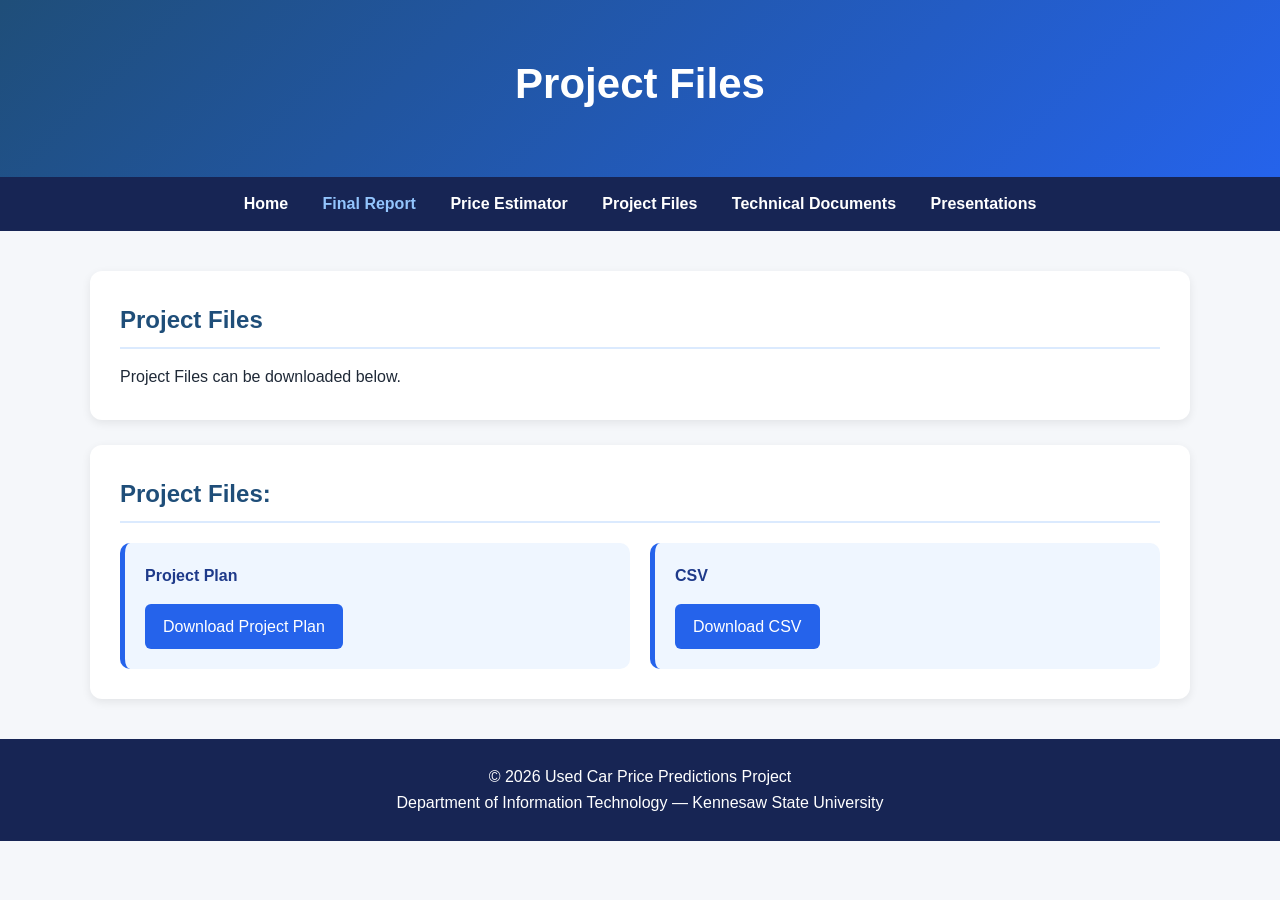
<file: project-files.html>
<!DOCTYPE html>
<html lang="en">
<head>
   <meta charset="UTF-8">
   <meta name="viewport" content="width=device-width, initial-scale=1.0">
   <title>Project Files</title>
   <link rel="stylesheet" href="styles.css">
</head>
<body>

<header>
    <h1>Project Files</h1>
</header>

<nav>
    <a href="index.html">Home</a>
    <a href="report.html" class="active">Final Report</a>
    <a href="estimator.html">Price Estimator</a>
    <a href="project-files.html">Project Files</a>
    <a href="technical-docs.html">Technical Documents</a>
    <a href="presentations.html">Presentations</a>
</nav>

<main class="container">

    <section>
        <h2>Project Files</h2>
        <p>
            Project Files can be downloaded below.
        </p>
    </section>

    <section>
        <h2>Project Files:</h2>

        <div class="info-grid">
            <div class="info-card">
                <strong>Project Plan</strong>
                <a class="button" href="projectfiles/projectplan.docx" download>
                Download Project Plan</a>
            </div>
            <div class="info-card">
                <strong>CSV</strong>
                <a class="button" href="projectfiles/used_car_cleaned.csv" download>
                Download CSV</a>
            </div>
        </div>
    </section>

</main>

<footer>
    <p>&copy; 2026 Used Car Price Predictions Project</p>
    <p>Department of Information Technology — Kennesaw State University</p>
</footer>

</body>
</html>
</file>
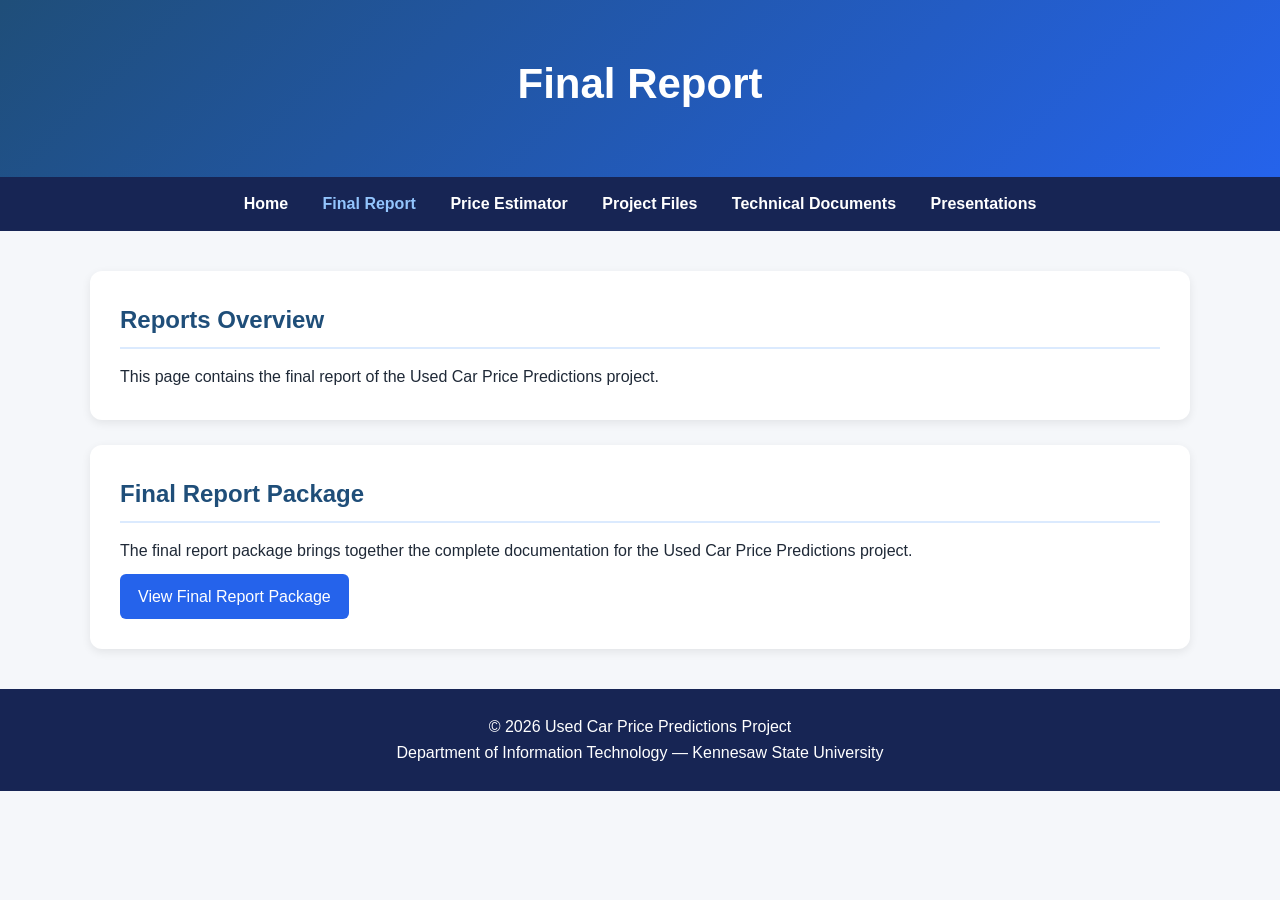
<file: report.html>
<!DOCTYPE html>
<html lang="en">
<head>
   <meta charset="UTF-8">
   <meta name="viewport" content="width=device-width, initial-scale=1.0">
   <title>Final Report</title>
   <link rel="stylesheet" href="styles.css">
</head>
<body>

<header>
    <h1>Final Report</h1>
</header>

<nav>
    <a href="index.html">Home</a>
    <a href="report.html" class="active">Final Report</a>
    <a href="estimator.html">Price Estimator</a>
    <a href="project-files.html">Project Files</a>
    <a href="technical-docs.html">Technical Documents</a>
    <a href="presentations.html">Presentations</a>
</nav>

<main class="container">

    <section>
        <h2>Reports Overview</h2>
        <p>
            This page contains the final report of the Used Car Price Predictions
            project.
        </p>
    </section>

    <section>
        <h2>Final Report Package</h2>
        <p>
            The final report package brings together the complete documentation
            for the Used Car Price Predictions project.
        </p>
        <a class="button" href="#">View Final Report Package</a>
    </section>

</main>

<footer>
    <p>&copy; 2026 Used Car Price Predictions Project</p>
    <p>Department of Information Technology — Kennesaw State University</p>
</footer>

</body>
</html>
</file>
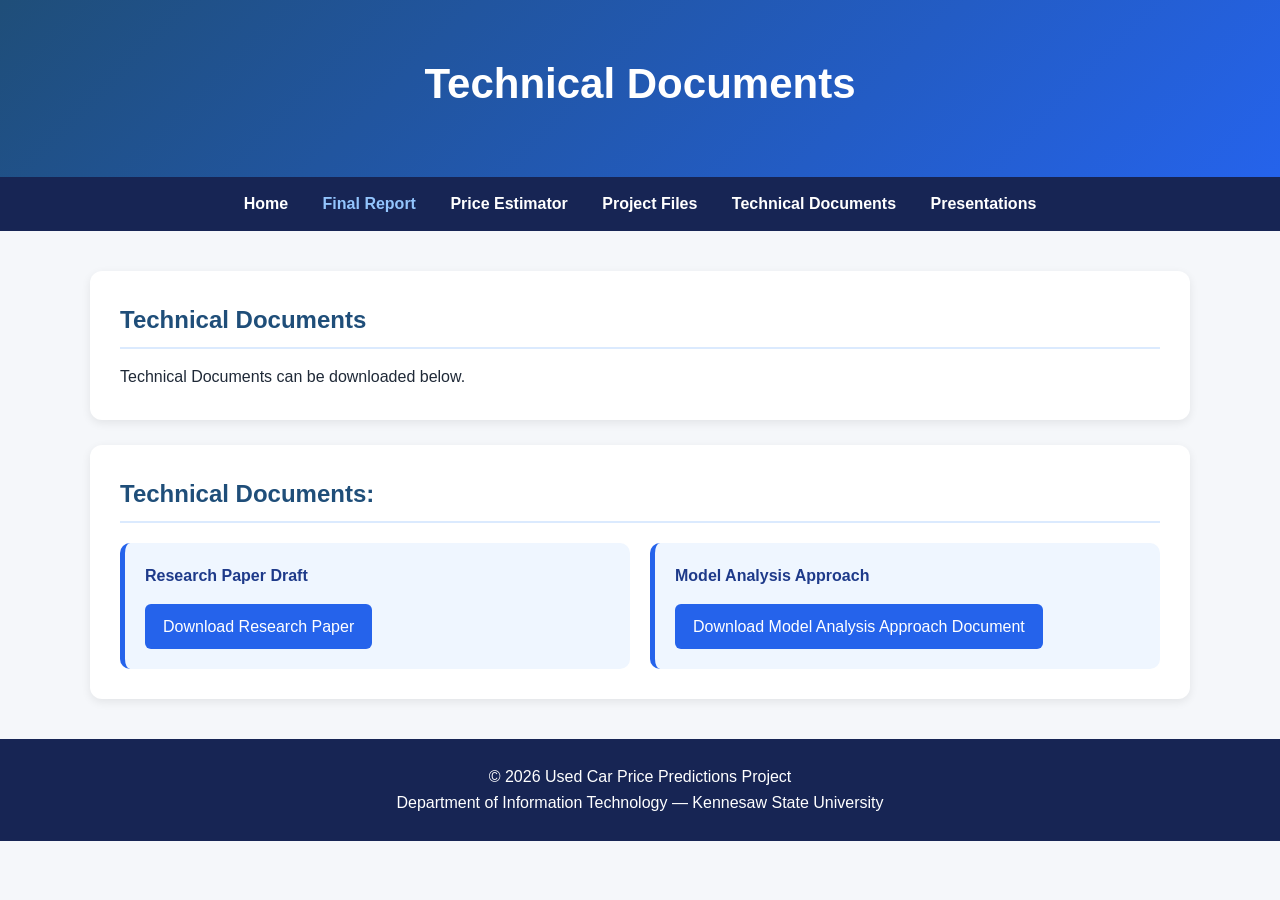
<file: technical-docs.html>
<!DOCTYPE html>
<html lang="en">
<head>
   <meta charset="UTF-8">
   <meta name="viewport" content="width=device-width, initial-scale=1.0">
   <title>Technical Documents</title>
   <link rel="stylesheet" href="styles.css">
</head>
<body>

<header>
    <h1>Technical Documents</h1>
</header>

<nav>
    <a href="index.html">Home</a>
    <a href="report.html" class="active">Final Report</a>
    <a href="estimator.html">Price Estimator</a>
    <a href="project-files.html">Project Files</a>
    <a href="technical-docs.html">Technical Documents</a>
    <a href="presentations.html">Presentations</a>
</nav>

<main class="container">

    <section>
        <h2>Technical Documents</h2>
        <p>
            Technical Documents can be downloaded below.
        </p>
    </section>

    <section>
        <h2>Technical Documents:</h2>

        <div class="info-grid">
            <div class="info-card">
                <strong>Research Paper Draft</strong>
                <a class="button" href="technicaldocs/researchpaperdraft.docx" download>
                Download Research Paper</a>
            </div>
           <div class="info-card">
                <strong>Model Analysis Approach</strong>
                <a class="button" href="technicaldocs/modelanalysisapproach.docx" download>
                Download Model Analysis Approach Document</a>
           </div>
        </div>
    </section>

</main>

<footer>
    <p>&copy; 2026 Used Car Price Predictions Project</p>
    <p>Department of Information Technology — Kennesaw State University</p>
</footer>

</body>
</html>
</file>
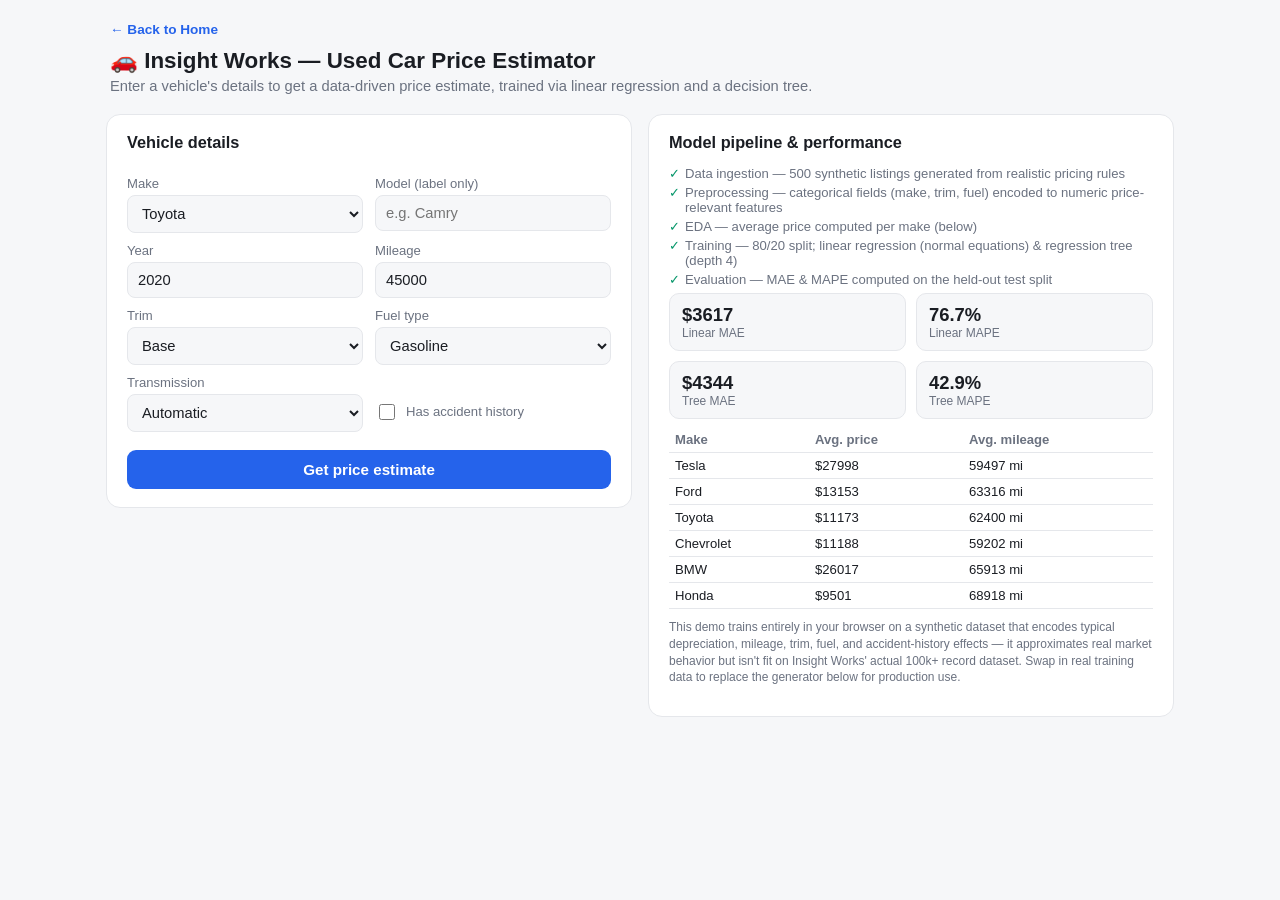
<file: Used Car Price Estimator — Insight Works.html>
<!DOCTYPE html>
<html lang="en">
<head>
<meta charset="UTF-8">
<meta name="viewport" content="width=device-width, initial-scale=1, viewport-fit=cover">
<title>Insight Works — Used Car Price Estimator</title>
<style>
:root{
  --bg:#f6f7f9; --card:#ffffff; --text:#1a1d23; --muted:#6b7280;
  --accent:#2563eb; --accent2:#0891b2; --border:#e5e7eb; --good:#059669; --bad:#dc2626;
  box-sizing:border-box;
  padding-top:env(safe-area-inset-top,0px); padding-bottom:env(safe-area-inset-bottom,0px);
}
@media (prefers-color-scheme: dark){
  :root:not([data-theme="light"]){
    --bg:#0f1216; --card:#171b21; --text:#e8eaed; --muted:#9aa1ac;
    --accent:#5b8def; --accent2:#22b8cf; --border:#2a2f37;
  }
}
:root[data-theme="dark"]{
  --bg:#0f1216; --card:#171b21; --text:#e8eaed; --muted:#9aa1ac;
  --accent:#5b8def; --accent2:#22b8cf; --border:#2a2f37;
}
html{scroll-padding-top:env(safe-area-inset-top,0px);}
*{box-sizing:border-box;}
body{margin:0;background:var(--bg);color:var(--text);font-family:-apple-system,BlinkMacSystemFont,"Segoe UI",Roboto,Helvetica,Arial,sans-serif;}
header{padding:20px 20px 8px;max-width:1100px;margin:0 auto;}
header h1{font-size:1.4rem;margin:0 0 4px;}
header p{color:var(--muted);margin:0;font-size:.92rem;}
.back{display:inline-block;margin-bottom:10px;font-size:.85rem;color:var(--accent);text-decoration:none;font-weight:600;}
.back:hover{text-decoration:underline;}
.wrap{max-width:1100px;margin:0 auto;padding:12px 16px 40px;display:grid;grid-template-columns:1fr;gap:16px;}
@media(min-width:860px){.wrap{grid-template-columns:1fr 1fr;align-items:start;}}
.card{background:var(--card);border:1px solid var(--border);border-radius:14px;padding:18px 20px;}
.card h2{font-size:1.02rem;margin:0 0 14px;}
label{display:block;font-size:.82rem;color:var(--muted);margin:10px 0 4px;}
select,input[type=number],input[type=text]{width:100%;padding:9px 10px;border-radius:8px;border:1px solid var(--border);background:var(--bg);color:var(--text);font-size:.92rem;}
.row2{display:grid;grid-template-columns:1fr 1fr;gap:12px;}
.checkbox{display:flex;align-items:center;gap:8px;margin-top:14px;}
.checkbox input{width:16px;height:16px;}
button{margin-top:18px;width:100%;padding:11px;border:none;border-radius:9px;background:var(--accent);color:#fff;font-size:.95rem;font-weight:600;cursor:pointer;}
button:hover{opacity:.92;}
.result{display:none;margin-top:16px;padding:16px;border-radius:10px;background:linear-gradient(135deg,var(--accent),var(--accent2));color:#fff;}
.result .price{font-size:1.9rem;font-weight:700;}
.result .range{opacity:.9;font-size:.85rem;margin-top:2px;}
.bars{margin-top:14px;}
.bar-row{display:flex;align-items:center;gap:8px;margin:6px 0;font-size:.8rem;color:var(--muted);}
.bar-track{flex:1;background:var(--border);border-radius:6px;height:10px;overflow:hidden;}
.bar-fill{height:100%;border-radius:6px;}
.metrics{display:grid;grid-template-columns:1fr 1fr;gap:10px;margin-top:6px;}
.metric{background:var(--bg);border:1px solid var(--border);border-radius:10px;padding:10px 12px;}
.metric .v{font-size:1.15rem;font-weight:700;}
.metric .l{font-size:.75rem;color:var(--muted);}
.step{font-size:.82rem;color:var(--muted);margin:4px 0;padding-left:16px;position:relative;}
.step::before{content:"✓";position:absolute;left:0;color:var(--good);}
table{width:100%;border-collapse:collapse;font-size:.82rem;margin-top:8px;}
th,td{text-align:left;padding:5px 6px;border-bottom:1px solid var(--border);}
th{color:var(--muted);font-weight:600;}
.note{font-size:.75rem;color:var(--muted);margin-top:10px;line-height:1.4;}
</style>
</head>
<body>
<header>
  <a class="back" href="index.html">&larr; Back to Home</a>
  <h1>🚗 Insight Works — Used Car Price Estimator</h1>
  <p>Enter a vehicle's details to get a data-driven price estimate, trained via linear regression and a decision tree.</p>
</header>
<div class="wrap">

  <div class="card">
    <h2>Vehicle details</h2>
    <div class="row2">
      <div>
        <label>Make</label>
        <select id="make">
          <option>Toyota</option><option>Honda</option><option>Ford</option>
          <option>Chevrolet</option><option>BMW</option><option>Tesla</option>
        </select>
      </div>
      <div>
        <label>Model (label only)</label>
        <input type="text" id="model" placeholder="e.g. Camry">
      </div>
    </div>
    <div class="row2">
      <div>
        <label>Year</label>
        <input type="number" id="year" value="2020" min="2005" max="2026">
      </div>
      <div>
        <label>Mileage</label>
        <input type="number" id="mileage" value="45000" min="0" max="250000">
      </div>
    </div>
    <div class="row2">
      <div>
        <label>Trim</label>
        <select id="trim">
          <option value="1.0">Base</option>
          <option value="1.1">Sport</option>
          <option value="1.2">Limited</option>
          <option value="1.3">Premium</option>
        </select>
      </div>
      <div>
        <label>Fuel type</label>
        <select id="fuel">
          <option value="0">Gasoline</option>
          <option value="800">Diesel</option>
          <option value="1500">Hybrid</option>
          <option value="3000">Electric</option>
        </select>
      </div>
    </div>
    <div class="row2">
      <div>
        <label>Transmission</label>
        <select id="trans">
          <option value="500">Automatic</option>
          <option value="0">Manual</option>
        </select>
      </div>
      <div class="checkbox" style="margin-top:26px;">
        <input type="checkbox" id="accident">
        <label style="margin:0;">Has accident history</label>
      </div>
    </div>
    <button onclick="predict()">Get price estimate</button>

    <div class="result" id="result">
      <div class="l" style="font-size:.8rem;opacity:.85;">Estimated market value</div>
      <div class="price" id="priceOut">—</div>
      <div class="range" id="rangeOut"></div>
      <div class="bars">
        <div class="bar-row"><span style="width:70px;">Linear</span><div class="bar-track"><div class="bar-fill" id="barLin" style="background:#fff;"></div></div></div>
        <div class="bar-row"><span style="width:70px;">Dec. Tree</span><div class="bar-track"><div class="bar-fill" id="barTree" style="background:#fff;"></div></div></div>
      </div>
    </div>
  </div>

  <div class="card">
    <h2>Model pipeline &amp; performance</h2>
    <div class="step">Data ingestion — 500 synthetic listings generated from realistic pricing rules</div>
    <div class="step">Preprocessing — categorical fields (make, trim, fuel) encoded to numeric price-relevant features</div>
    <div class="step">EDA — average price computed per make (below)</div>
    <div class="step">Training — 80/20 split; linear regression (normal equations) &amp; regression tree (depth 4)</div>
    <div class="step">Evaluation — MAE &amp; MAPE computed on the held-out test split</div>

    <div class="metrics" id="metricsBox"></div>

    <table id="edaTable"><thead><tr><th>Make</th><th>Avg. price</th><th>Avg. mileage</th></tr></thead><tbody></tbody></table>

    <p class="note">This demo trains entirely in your browser on a synthetic dataset that encodes typical depreciation, mileage, trim, fuel, and accident-history effects — it approximates real market behavior but isn't fit on Insight Works' actual 100k+ record dataset. Swap in real training data to replace the generator below for production use.</p>
  </div>

</div>

<script>
// 1. DATA INGESTION: synthetic dataset generator
const MAKE_BASE = {Toyota:28000, Honda:27000, Ford:30000, Chevrolet:29000, BMW:45000, Tesla:48000};
const TRIMS = [1.0,1.1,1.2,1.3];
const FUELS = [0,800,1500,3000];
const CUR_YEAR = 2026;

function rnd(a,b){return a+Math.random()*(b-a);}
function gaussNoise(sd){let u=1-Math.random(),v=Math.random();return Math.sqrt(-2*Math.log(u))*Math.cos(2*Math.PI*v)*sd;}

function genRow(){
  const makes = Object.keys(MAKE_BASE);
  const make = makes[Math.floor(Math.random()*makes.length)];
  const base = MAKE_BASE[make];
  const year = Math.floor(rnd(2008,2026));
  const age = CUR_YEAR - year;
  const mileage = Math.max(0, Math.floor(rnd(0,160000) - age*2000 + gaussNoise(8000)));
  const trim = TRIMS[Math.floor(Math.random()*TRIMS.length)];
  const fuel = FUELS[Math.floor(Math.random()*FUELS.length)];
  const trans = Math.random()<0.85 ? 500 : 0;
  const accident = Math.random()<0.18 ? 1 : 0;

  // nonlinear age depreciation: steeper in early years
  const ageDep = 1800*age + 60*age*age;
  const mileDep = mileage*0.045;
  let price = base*trim + fuel + trans - ageDep - mileDep - (accident?3000:0) + gaussNoise(1200);
  price = Math.max(2000, price);
  return {make, year, mileage, trim, fuel, trans, accident, base, price};
}

const DATA = Array.from({length:500}, genRow);

// 2. PREPROCESSING: feature vectors
// features: [1, age, mileage, makeBase, trim, fuel, trans, accident]
function toFeatures(r){
  return [1, CUR_YEAR-r.year, r.mileage, r.base, r.trim, r.fuel, r.trans, r.accident];
}
const X = DATA.map(toFeatures);
const Y = DATA.map(r=>r.price);

// shuffle + split 80/20
const idx = [...Array(DATA.length).keys()];
for(let i=idx.length-1;i>0;i--){const j=Math.floor(Math.random()*(i+1));[idx[i],idx[j]]=[idx[j],idx[i]];}
const splitAt = Math.floor(idx.length*0.8);
const trainIdx = idx.slice(0,splitAt), testIdx = idx.slice(splitAt);
const Xtr = trainIdx.map(i=>X[i]), Ytr = trainIdx.map(i=>Y[i]);
const Xte = testIdx.map(i=>X[i]), Yte = testIdx.map(i=>Y[i]);

// 3a. LINEAR REGRESSION via normal equations
function transpose(A){return A[0].map((_,c)=>A.map(r=>r[c]));}
function matMul(A,B){
  const r=A.length,c=B[0].length,inner=B.length;
  const out=Array.from({length:r},()=>Array(c).fill(0));
  for(let i=0;i<r;i++)for(let k=0;k<inner;k++){const a=A[i][k]; if(a===0)continue; for(let j=0;j<c;j++) out[i][j]+=a*B[k][j];}
  return out;
}
function matVec(A,v){return A.map(row=>row.reduce((s,a,i)=>s+a*v[i],0));}
function invert(M){
  const n=M.length;
  const A=M.map((row,i)=>[...row, ...Array.from({length:n},(_,j)=>i===j?1:0)]);
  for(let i=0;i<n;i++){
    let piv=i; for(let r=i+1;r<n;r++) if(Math.abs(A[r][i])>Math.abs(A[piv][i])) piv=r;
    [A[i],A[piv]]=[A[piv],A[i]];
    let d=A[i][i]||1e-9;
    for(let j=0;j<2*n;j++) A[i][j]/=d;
    for(let r=0;r<n;r++){ if(r===i) continue; const f=A[r][i]; for(let j=0;j<2*n;j++) A[r][j]-=f*A[i][j]; }
  }
  return A.map(row=>row.slice(n));
}
function trainLinear(Xs,Ys){
  const Xt = transpose(Xs);
  let XtX = matMul(Xt, Xs);
  for(let i=0;i<XtX.length;i++) XtX[i][i]+=1e-3; // ridge for stability
  const XtY = matVec(Xt, Ys);
  const inv = invert(XtX);
  return matVec(inv, XtY); // weight vector
}
function predictLinear(w,x){return x.reduce((s,xi,i)=>s+xi*w[i],0);}
const linW = trainLinear(Xtr,Ytr);

// 3b. REGRESSION TREE (simple CART, depth 4) 
function variance(vals){ if(!vals.length) return 0; const m=vals.reduce((a,b)=>a+b,0)/vals.length; return vals.reduce((s,v)=>s+(v-m)**2,0)/vals.length; }
function meanOf(vals){ return vals.reduce((a,b)=>a+b,0)/vals.length; }
function buildTree(rowsX, rowsY, depth){
  const mean = meanOf(rowsY);
  if(depth>=4 || rowsY.length<10) return {leaf:true, value:mean};
  let best=null;
  const featIdxs=[1,2,3,4,5,6,7]; // skip bias term
  for(const f of featIdxs){
    const vals=[...new Set(rowsX.map(r=>r[f]))].sort((a,b)=>a-b);
    for(let k=0;k<vals.length-1;k++){
      const thresh=(vals[k]+vals[k+1])/2;
      const leftY=[],rightY=[];
      for(let i=0;i<rowsX.length;i++){ (rowsX[i][f]<=thresh? leftY:rightY).push(rowsY[i]); }
      if(leftY.length<5||rightY.length<5) continue;
      const score = leftY.length*variance(leftY) + rightY.length*variance(rightY);
      if(!best || score<best.score) best={score,f,thresh};
    }
  }
  if(!best) return {leaf:true, value:mean};
  const leftX=[],leftY=[],rightX=[],rightY=[];
  for(let i=0;i<rowsX.length;i++){
    if(rowsX[i][best.f]<=best.thresh){leftX.push(rowsX[i]);leftY.push(rowsY[i]);}
    else{rightX.push(rowsX[i]);rightY.push(rowsY[i]);}
  }
  return {leaf:false, f:best.f, thresh:best.thresh,
    left:buildTree(leftX,leftY,depth+1), right:buildTree(rightX,rightY,depth+1)};
}
function predictTree(node,x){
  while(!node.leaf){ node = x[node.f]<=node.thresh ? node.left : node.right; }
  return node.value;
}
const tree = buildTree(Xtr,Ytr,0);

// 4. EVALUATION: MAE & MAPE on held-out test set
function evaluate(predictFn){
  let ae=0, ape=0;
  for(let i=0;i<Xte.length;i++){
    const p = predictFn(Xte[i]);
    const actual = Yte[i];
    ae += Math.abs(p-actual);
    ape += Math.abs(p-actual)/actual;
  }
  return {mae: ae/Xte.length, mape: (ape/Xte.length)*100};
}
const linEval = evaluate(x=>predictLinear(linW,x));
const treeEval = evaluate(x=>predictTree(tree,x));

document.getElementById('metricsBox').innerHTML = `
  <div class="metric"><div class="v">$${linEval.mae.toFixed(0)}</div><div class="l">Linear MAE</div></div>
  <div class="metric"><div class="v">${linEval.mape.toFixed(1)}%</div><div class="l">Linear MAPE</div></div>
  <div class="metric"><div class="v">$${treeEval.mae.toFixed(0)}</div><div class="l">Tree MAE</div></div>
  <div class="metric"><div class="v">${treeEval.mape.toFixed(1)}%</div><div class="l">Tree MAPE</div></div>
`;

//EDA table
const byMake = {};
DATA.forEach(r=>{ (byMake[r.make] ||= []).push(r); });
const tbody = document.querySelector('#edaTable tbody');
Object.entries(byMake).forEach(([make,rows])=>{
  const avgP = meanOf(rows.map(r=>r.price));
  const avgM = meanOf(rows.map(r=>r.mileage));
  tbody.innerHTML += `<tr><td>${make}</td><td>$${avgP.toFixed(0)}</td><td>${avgM.toFixed(0)} mi</td></tr>`;
});

//5. LIVE PREDICTION FROM FORM
function predict(){
  const make = document.getElementById('make').value;
  const year = parseInt(document.getElementById('year').value);
  const mileage = parseFloat(document.getElementById('mileage').value);
  const trim = parseFloat(document.getElementById('trim').value);
  const fuel = parseFloat(document.getElementById('fuel').value);
  const trans = parseFloat(document.getElementById('trans').value);
  const accident = document.getElementById('accident').checked ? 1 : 0;
  const base = MAKE_BASE[make];

  const x = [1, CUR_YEAR-year, mileage, base, trim, fuel, trans, accident];
  const pLin = Math.max(1000, predictLinear(linW, x));
  const pTree = Math.max(1000, predictTree(tree, x));
  const blended = (pLin+pTree)/2;
  const lo = Math.min(pLin,pTree) - linEval.mae*0.5;
  const hi = Math.max(pLin,pTree) + linEval.mae*0.5;

  document.getElementById('priceOut').textContent = '$' + blended.toFixed(0).replace(/\B(?=(\d{3})+(?!\d))/g,',');
  document.getElementById('rangeOut').textContent = `Likely range: $${Math.max(1000,lo).toFixed(0)} – $${hi.toFixed(0)}`;
  const maxBar = Math.max(pLin,pTree,1);
  document.getElementById('barLin').style.width = (pLin/maxBar*100)+'%';
  document.getElementById('barTree').style.width = (pTree/maxBar*100)+'%';
  document.getElementById('result').style.display = 'block';
}
</script>
</body>
</html>
</file>
<file: styles.css>
* {
    box-sizing: border-box;
    margin: 0;
    padding: 0;
}

body {
    font-family: Arial, Helvetica, sans-serif;
    line-height: 1.6;
    color: #1f2937;
    background-color: #f5f7fa;
}

header {
    background: linear-gradient(135deg, #1f4e79, #2563eb);
    color: white;
    padding: 50px 20px;
    text-align: center;
}

header h1 {
    font-size: 42px;
    margin-bottom: 10px;
}

header p {
    font-size: 18px;
    opacity: 0.95;
}

nav {
    background: #172554;
    padding: 14px;
    text-align: center;
    position: sticky;
    top: 0;
    z-index: 100;
}

nav a {
    color: white;
    text-decoration: none;
    margin: 0 15px;
    font-weight: bold;
}

nav a:hover,
nav a.active {
    color: #93c5fd;
}

.container {
    width: 90%;
    max-width: 1100px;
    margin: 40px auto;
}

section {
    background: white;
    padding: 30px;
    margin-bottom: 25px;
    border-radius: 12px;
    box-shadow: 0 3px 10px rgba(0, 0, 0, 0.08);
}

h2 {
    color: #1f4e79;
    margin-bottom: 15px;
    border-bottom: 2px solid #dbeafe;
    padding-bottom: 8px;
}

h3 {
    color: #2563eb;
    margin-top: 15px;
    margin-bottom: 8px;
}

ul {
    margin-left: 25px;
}

li {
    margin-bottom: 8px;
}

a {
    color: #2563eb;
}

.info-grid {
    display: grid;
    grid-template-columns: repeat(auto-fit, minmax(220px, 1fr));
    gap: 20px;
    margin-top: 20px;
}

.info-card {
    background: #eff6ff;
    padding: 20px;
    border-radius: 10px;
    border-left: 5px solid #2563eb;
}

.info-card strong {
    display: block;
    color: #1e3a8a;
    margin-bottom: 5px;
}

.button {
    display: inline-block;
    background: #2563eb;
    color: white;
    padding: 10px 18px;
    border-radius: 6px;
    text-decoration: none;
    margin-top: 10px;
}

.button:hover {
    background: #1d4ed8;
}

footer {
    background: #172554;
    color: white;
    text-align: center;
    padding: 25px;
    margin-top: 40px;
}

@media (max-width: 600px) {
    header h1 {
        font-size: 30px;
    }

    nav a {
        display: block;
        margin: 8px;
    }
}
</file>
